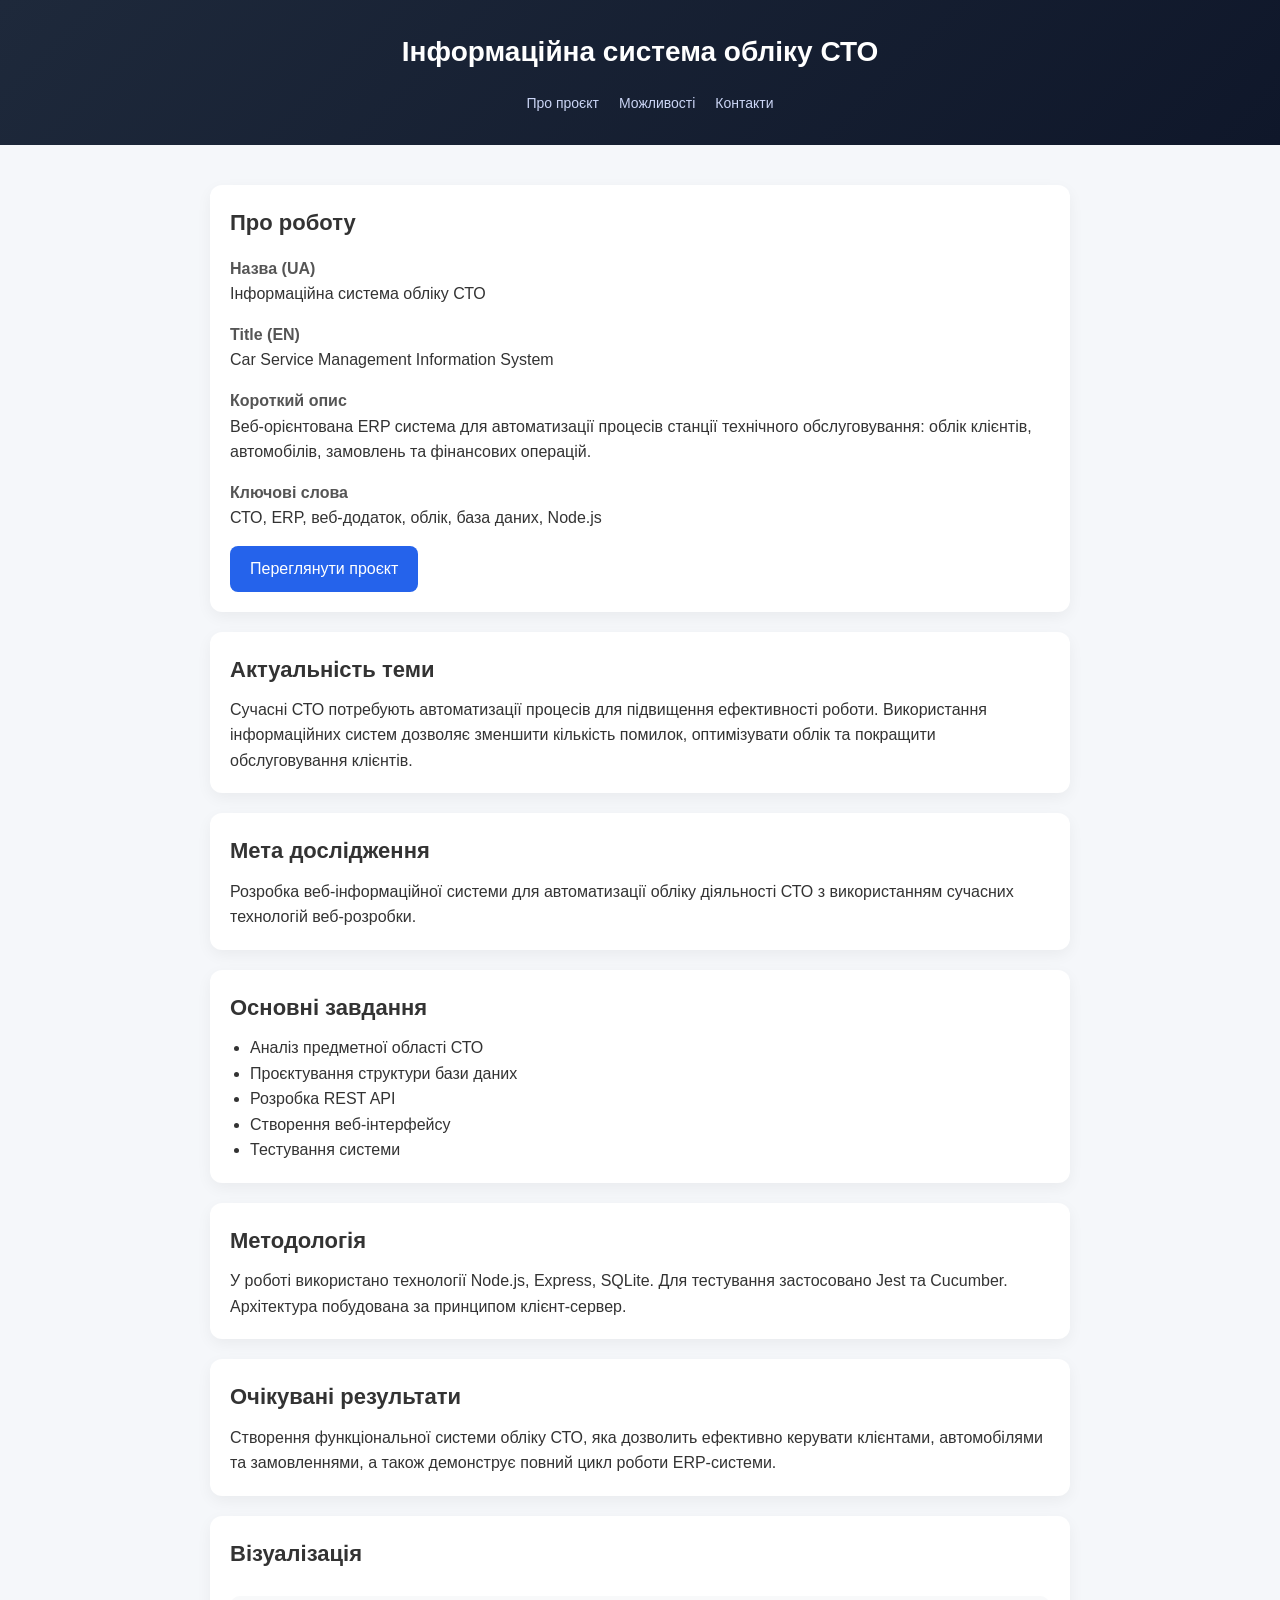
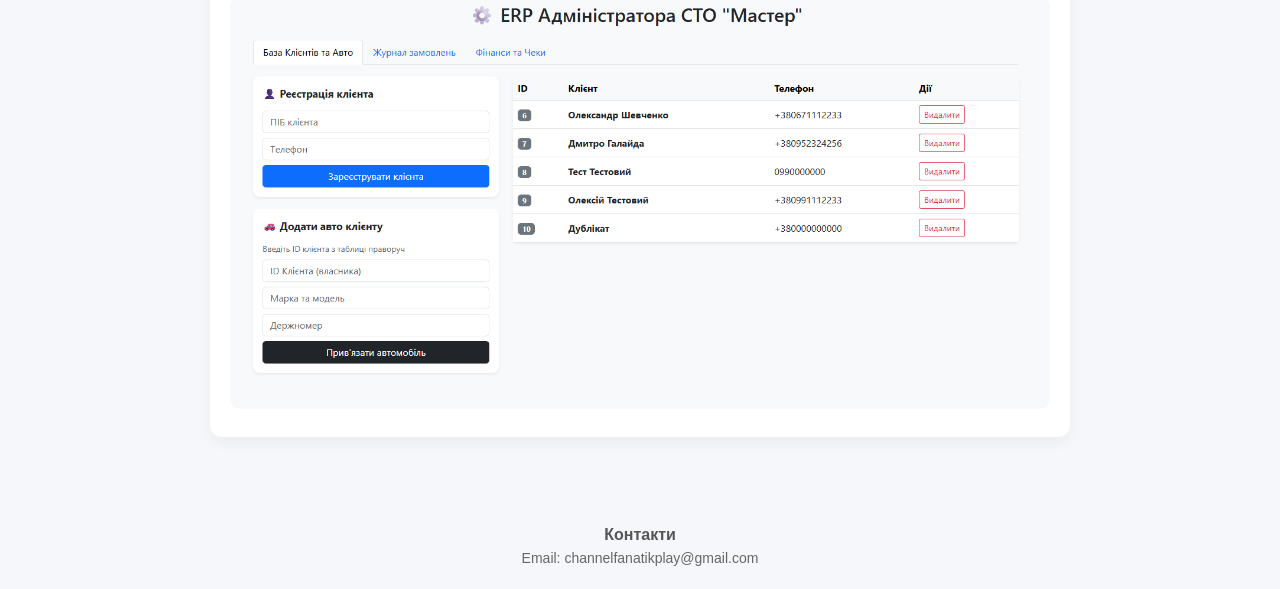
<file: index.html>
<!DOCTYPE html>
<html lang="uk">
<head>
    <meta charset="UTF-8">
    <meta name="viewport" content="width=device-width, initial-scale=1.0">

    <!-- SEO -->
    <title>Інформаційна система обліку СТО</title>
    <meta name="description" content="ERP система для обліку клієнтів, авто та замовлень на СТО.">
    <meta name="keywords" content="СТО, ERP, облік, авто, сервіс">

    <!-- Open Graph -->
    <meta property="og:title" content="Інформаційна система обліку СТО">
    <meta property="og:description" content="Веб система для управління СТО">
    <meta property="og:type" content="website">
    <meta property="og:image" content="preview.png">

    <!-- CSS -->
    <link rel="stylesheet" href="styles.css">

    <!-- Favicon -->
    <link rel="icon" href="favicon.ico">

    <!-- Schema.org -->
    <script type="application/ld+json">
    {
      "@context": "https://schema.org",
      "@type": "SoftwareApplication",
      "name": "СТО ERP",
      "applicationCategory": "BusinessApplication",
      "operatingSystem": "Web"
    }
    </script>
</head>

<body>

<header role="banner">
    <h1>Інформаційна система обліку СТО</h1>

    <nav aria-label="Головна навігація">
        <ul>
            <li><a href="#about">Про проєкт</a></li>
            <li><a href="#features">Можливості</a></li>
            <li><a href="#contact">Контакти</a></li>
        </ul>
    </nav>
</header>

<main role="main">

    <section id="about">
        <h2>Про роботу</h2>

        <h3>Назва (UA)</h3>
        <p>Інформаційна система обліку СТО</p>

        <h3>Title (EN)</h3>
        <p>Car Service Management Information System</p>

        <h3>Короткий опис</h3>
        <p>
            Веб-орієнтована ERP система для автоматизації процесів станції технічного обслуговування:
            облік клієнтів, автомобілів, замовлень та фінансових операцій.
        </p>

        <h3>Ключові слова</h3>
        <p>СТО, ERP, веб-додаток, облік, база даних, Node.js</p>

        <a href="https://github.com/TakatePit/STO_PROJECT" class="button" target="_blank">Переглянути проєкт</a>

    </section>

    <section>
        <h2>Актуальність теми</h2>
        <p>
            Сучасні СТО потребують автоматизації процесів для підвищення ефективності роботи.
            Використання інформаційних систем дозволяє зменшити кількість помилок,
            оптимізувати облік та покращити обслуговування клієнтів.
        </p>
    </section>

    <section>
        <h2>Мета дослідження</h2>
        <p>
            Розробка веб-інформаційної системи для автоматизації обліку діяльності СТО
            з використанням сучасних технологій веб-розробки.
        </p>
    </section>

    <section>
        <h2>Основні завдання</h2>
        <ul>
            <li>Аналіз предметної області СТО</li>
            <li>Проєктування структури бази даних</li>
            <li>Розробка REST API</li>
            <li>Створення веб-інтерфейсу</li>
            <li>Тестування системи</li>
        </ul>
    </section>

    <section>
        <h2>Методологія</h2>
        <p>
            У роботі використано технології Node.js, Express, SQLite.
            Для тестування застосовано Jest та Cucumber.
            Архітектура побудована за принципом клієнт-сервер.
        </p>
    </section>

    <section>
        <h2>Очікувані результати</h2>
        <p>
            Створення функціональної системи обліку СТО, яка дозволить ефективно
            керувати клієнтами, автомобілями та замовленнями, а також демонструє
            повний цикл роботи ERP-системи.
        </p>
    </section>

    <section>
        <h2>Візуалізація</h2>
        <img src="preview.png" alt="Інтерфейс системи СТО">
    </section>

</main>

<footer id="contact" role="contentinfo">
    <h3>Контакти</h3>
    <p>Email: channelfanatikplay@gmail.com</p>
</footer>

</body>
</html>
</file>
<file: styles.css>
/* RESET */
* {
    margin: 0;
    padding: 0;
    box-sizing: border-box;
}

/* BASE */
body {
    font-family: 'Segoe UI', Tahoma, sans-serif;
    background: #f5f7fa;
    color: #333;
    line-height: 1.6;
}

/* CONTAINER */
main {
    max-width: 900px;
    margin: 0 auto;
    padding: 20px;
}

/* HEADER */
header {
    background: linear-gradient(135deg, #1e293b, #0f172a);
    color: white;
    padding: 30px 20px;
    text-align: center;
}

header h1 {
    font-size: 28px;
}

/* NAV */
nav ul {
    display: flex;
    justify-content: center;
    gap: 20px;
    list-style: none;
    margin-top: 15px;
}

nav a {
    color: #cbd5f5;
    text-decoration: none;
    font-size: 14px;
}

nav a:hover {
    color: white;
}

/* SECTIONS */
section {
    background: white;
    padding: 20px;
    margin-top: 20px;
    border-radius: 12px;
    box-shadow: 0 5px 15px rgba(0,0,0,0.05);
}

/* HEADINGS */
h2 {
    margin-bottom: 10px;
    font-size: 22px;
}

h3 {
    margin-top: 15px;
    font-size: 16px;
    color: #555;
}

/* LIST */
ul {
    padding-left: 20px;
}

/* IMAGE */
img {
    width: 100%;
    border-radius: 10px;
    margin-top: 15px;
}

/* FOOTER */
footer {
    margin-top: 30px;
    text-align: center;
    padding: 20px;
    font-size: 14px;
    color: #666;
}

/* BUTTON (на майбутнє) */
.button {
    display: inline-block;
    margin-top: 15px;
    padding: 10px 20px;
    background: #2563eb;
    color: white;
    border-radius: 8px;
    text-decoration: none;
}

.button:hover {
    background: #1d4ed8;
}

/* 📱 MOBILE */
@media (max-width: 768px) {

    header h1 {
        font-size: 22px;
    }

    nav ul {
        flex-direction: column;
        gap: 10px;
    }

    main {
        padding: 10px;
    }

    section {
        padding: 15px;
    }
}
</file>
